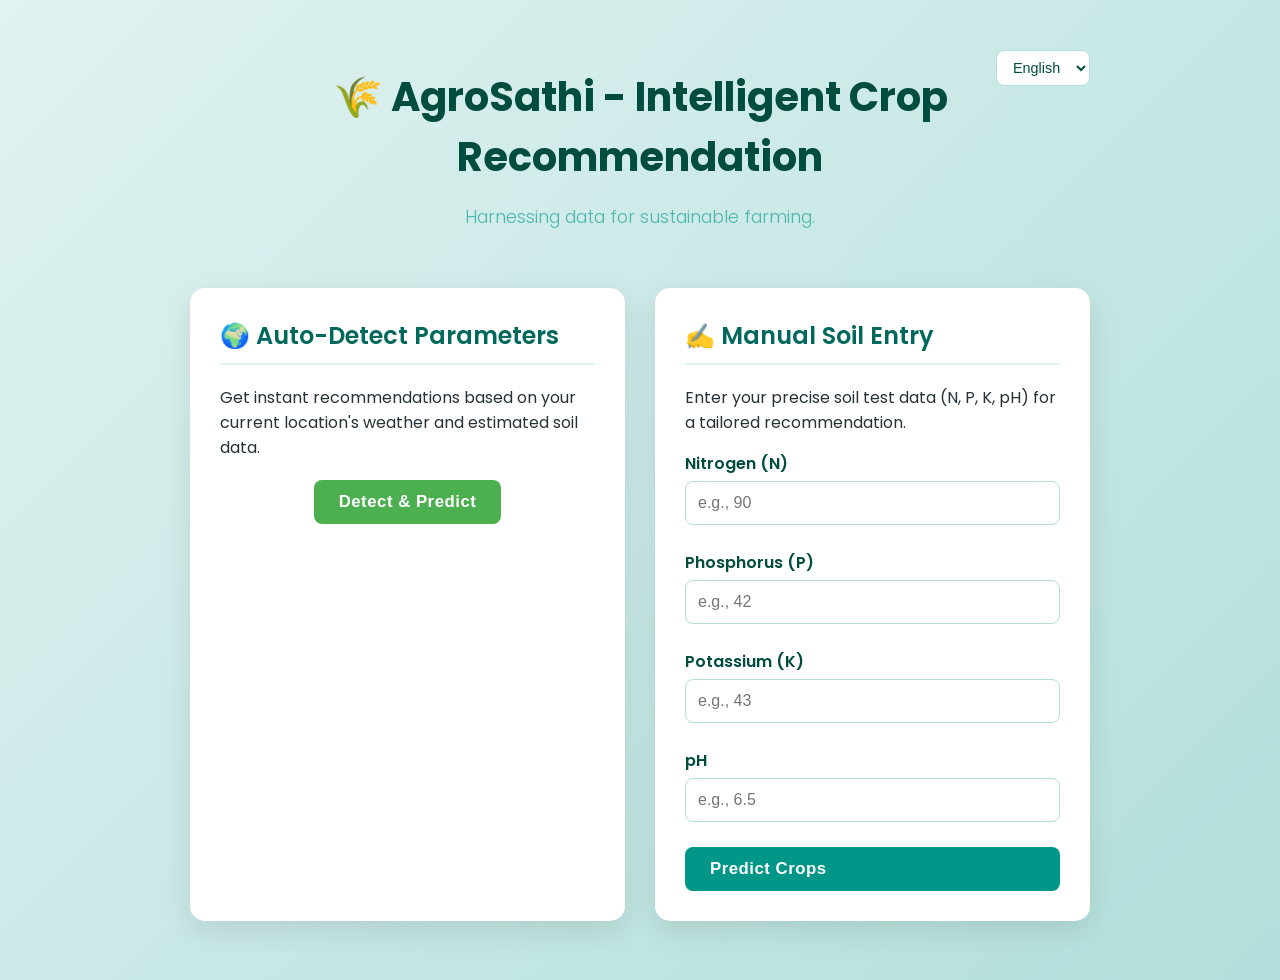
<file: index.html>
<!DOCTYPE html>
<html lang="en">
<head>
    <meta charset="UTF-8">
    <meta name="viewport" content="width=device-width, initial-scale=1.0">
    <title>AgroSathi - Crop Recommendation</title>
    <!-- Google Font for a modern look -->
    <link href="https://fonts.googleapis.com/css2?family=Poppins:wght@300;400;600;700&display=swap" rel="stylesheet">
    
    <style>
        /* --- CSS STYLES --- */
        
        /* --- Global Styles and Typography --- */
        body {
            font-family: 'Poppins', sans-serif;
            margin: 0;
            padding: 40px 20px;
            background: linear-gradient(135deg, #e0f2f1 0%, #b2dfdb 100%); /* Soft Gradient Background */
            color: #263238;
            min-height: 100vh;
            display: flex;
            flex-direction: column;
            align-items: center;
        }

        header {
            text-align: center;
            margin-bottom: 40px;
            width: 100%;
            max-width: 900px;
            position: relative;
        }

        h1 {
            color: #004d40; /* Dark Teal */
            font-weight: 700;
            font-size: 2.5em;
            margin-bottom: 5px;
        }

        h2 {
            color: #00695c;
            border-bottom: 2px solid #e0f2f1;
            padding-bottom: 10px;
            margin-top: 0;
            font-weight: 600;
        }

        .tagline {
            font-weight: 300;
            color: #4db6ac;
            font-size: 1.1em;
        }
        
        /* Language Selector */
        .language-selector {
            position: absolute;
            top: 10px;
            right: 0;
            padding: 8px 12px;
            border: 1px solid #b2dfdb;
            border-radius: 8px;
            background: #ffffff;
            font-size: 0.9em;
            color: #004d40;
            cursor: pointer;
        }

        /* --- Layout and Structure --- */
        .container {
            display: grid;
            grid-template-columns: 1fr; /* Single column for mobile */
            gap: 30px;
            max-width: 900px;
            width: 100%;
        }

        @media (min-width: 768px) {
            .container {
                grid-template-columns: 1fr 1fr; /* Two columns on larger screens */
            }
        }

        .card {
            background: #ffffff;
            padding: 30px;
            border-radius: 15px;
            box-shadow: 0 10px 30px rgba(0, 0, 0, 0.1);
            /* Apply transition to all properties for smooth changes */
            transition: transform 0.3s ease, box-shadow 0.3s ease;
        }

        .card:hover {
            transform: translateY(-5px); /* Subtle lift on hover */
            box-shadow: 0 15px 40px rgba(0, 0, 0, 0.15);
        }

        /* --- Form and Input Styling --- */
        #manual-form {
            display: flex;
            flex-direction: column;
            gap: 15px;
        }

        .input-group {
            display: flex;
            flex-direction: column;
            margin-bottom: 10px;
        }

        .input-group label {
            font-weight: 600;
            margin-bottom: 5px;
            color: #004d40;
        }

        .input-group input {
            padding: 12px;
            border: 1px solid #b2dfdb;
            border-radius: 8px;
            font-size: 1em;
            transition: border-color 0.3s ease, box-shadow 0.3s ease;
        }

        .input-group input:focus {
            border-color: #009688;
            outline: none;
            box-shadow: 0 0 5px rgba(0, 150, 136, 0.5);
        }

        /* --- Button Styles with Transition --- */
        .primary-btn, .secondary-btn {
            padding: 12px 25px;
            border: none;
            border-radius: 8px;
            cursor: pointer;
            font-weight: 600;
            font-size: 1.05em;
            letter-spacing: 0.5px;
            transition: background-color 0.3s ease, transform 0.15s ease;
            display: inline-flex;
            align-items: center;
            gap: 8px;
        }

        .primary-btn {
            background-color: #4caf50; /* Green */
            color: #fff;
        }

        .primary-btn:hover {
            background-color: #388e3c;
            transform: translateY(-2px);
        }

        .secondary-btn {
            background-color: #009688; /* Teal */
            color: #fff;
        }

        .secondary-btn:hover {
            background-color: #00796b;
            transform: translateY(-2px);
        }
        
        .gemini-btn {
            background-color: transparent;
            color: #00695c;
            border: 1px solid #00695c;
            padding: 6px 12px;
            font-size: 0.8em;
            font-weight: 600;
            border-radius: 20px;
            transition: background-color 0.3s, color 0.3s;
        }
        
        .gemini-btn:hover {
            background-color: #e0f2f1;
            color: #004d40;
        }

        .action-area {
            margin-top: 20px;
            text-align: center;
        }

        /* --- Result Box and Visibility (Smooth Transition) --- */
        .result-box {
            margin-top: 20px;
            padding: 20px;
            background: #e8f5e9; /* Very light green background */
            border-left: 5px solid #4caf50;
            border-radius: 8px;
            line-height: 1.6;
            opacity: 0;
            max-height: 0;
            overflow: hidden;
            transition: opacity 0.5s ease-in-out, max-height 0.5s ease-in-out, padding 0.5s ease;
        }

        .result-box.visible {
            opacity: 1;
            max-height: 500px; /* Large enough value to reveal content */
            padding: 20px;
        }

        .hidden {
            display: none; /* Initial state before result is ready */
        }

        /* --- Fade-In Entrance Animation --- */
        @keyframes fadeIn {
            from {
                opacity: 0;
                transform: translateY(20px);
            }
            to {
                opacity: 1;
                transform: translateY(0);
            }
        }

        .fade-in {
            opacity: 0;
            animation: fadeIn 0.6s ease-out forwards;
        }

        .delay-1 {
            animation-delay: 0.1s;
        }

        /* --- New CSS for Loading Animation --- */
        .loader {
            border: 4px solid rgba(0, 0, 0, 0.1);
            border-left-color: #4caf50;
            border-radius: 50%;
            width: 24px;
            height: 24px;
            animation: spin 1s linear infinite;
            display: inline-block;
            vertical-align: middle;
            margin-right: 10px;
        }

        @keyframes spin {
            0% { transform: rotate(0deg); }
            100% { transform: rotate(360deg); }
        }

        /* --- New CSS for Staggered Crop List --- */
        .crop-list {
            display: flex;
            flex-wrap: wrap;
            gap: 10px;
            list-style: none;
            padding: 0;
            margin: 0;
        }

        .crop-item {
            background-color: #b2dfdb;
            color: #004d40;
            padding: 8px 15px;
            border-radius: 20px;
            font-weight: 600;
            opacity: 0;
            transform: translateY(10px);
            animation: fadeInUp 0.5s ease-out forwards;
            display: flex;
            align-items: center;
            gap: 10px;
        }

        .crop-item button {
            cursor: pointer;
        }

        @keyframes fadeInUp {
            to {
                opacity: 1;
                transform: translateY(0);
            }
        }
        
        /* New styling for Gemini result box */
        #gemini-result {
            margin-top: 30px;
            background: #ffffff;
            border-left: 5px solid #009688;
            border-radius: 8px;
            padding: 20px;
            box-shadow: 0 5px 15px rgba(0, 0, 0, 0.05);
            line-height: 1.6;
            white-space: pre-wrap; /* Preserve whitespace and line breaks for markdown */
        }
        
        #gemini-result h4 {
            color: #00695c;
            margin-top: 0;
            margin-bottom: 10px;
        }
        
        #gemini-result p {
            margin: 0 0 1em;
        }
        
        #gemini-result ul, #gemini-result ol {
            padding-left: 20px;
        }
        
        #gemini-result li {
            margin-bottom: 0.5em;
        }

    </style>
</head>
<body>
    <header>
        <select id="language-selector" class="language-selector">
            <option value="en">English</option>
            <option value="hi">हिंदी</option>
            <option value="bn">বাংলা</option>
        </select>
        <h1 data-translate="headerTitle">🌾 AgroSathi - Intelligent Crop Recommendation</h1>
        <p class="tagline" data-translate="headerTagline">Harnessing data for sustainable farming.</p>
    </header>

    <main class="container">
        <!-- Section: Auto Detect -->
        <section id="auto-section" class="card fade-in">
            <h2 data-translate="autoDetectHeading">🌍 Auto-Detect Parameters</h2>
            <p data-translate="autoDetectText">Get instant recommendations based on your current location's weather and estimated soil data.</p>
            <div class="action-area">
                <button id="auto-btn" class="primary-btn" data-translate="autoDetectBtn">
                    Detect & Predict <span class="icon">🚀</span>
                </button>
            </div>
            <div id="auto-result" class="result-box hidden"></div>
        </section>

        <!-- Section: Manual Entry -->
        <section id="manual-section" class="card fade-in delay-1">
            <h2 data-translate="manualEntryHeading">✍️ Manual Soil Entry</h2>
            <p data-translate="manualEntryText">Enter your precise soil test data (N, P, K, pH) for a tailored recommendation.</p>
            <form id="manual-form">
                <div class="input-group">
                    <label for="N" data-translate="labelN">Nitrogen (N)</label>
                    <input type="number" id="N" required data-placeholder="placeholderN">
                </div>
                <div class="input-group">
                    <label for="P" data-translate="labelP">Phosphorus (P)</label>
                    <input type="number" id="P" required data-placeholder="placeholderP">
                </div>
                <div class="input-group">
                    <label for="K" data-translate="labelK">Potassium (K)</label>
                    <input type="number" id="K" required data-placeholder="placeholderK">
                </div>
                <div class="input-group">
                    <label for="ph" data-translate="labelPh">pH</label>
                    <input type="number" step="0.1" id="ph" required data-placeholder="placeholderPh">
                </div>
                <button type="submit" class="secondary-btn" data-translate="manualEntryBtn">
                    Predict Crops <span class="icon">🌱</span>
                </button>
            </form>
            <div id="manual-result" class="result-box hidden"></div>
        </section>
    </main>
    
    <!-- New Section for Gemini API Output -->
    <section id="gemini-output" class="card fade-in delay-2 hidden">
        <div id="gemini-result"></div>
    </section>

    <script>
        // --- JAVASCRIPT LOGIC ---
        
        document.addEventListener("DOMContentLoaded", () => {
            const API_BASE = "https://croppred-5r1r.onrender.com"; // Flask backend
            const autoBtn = document.getElementById("auto-btn");
            const autoResult = document.getElementById("auto-result");
            const manualForm = document.getElementById("manual-form");
            const manualResult = document.getElementById("manual-result");
            const geminiOutputSection = document.getElementById("gemini-output");
            const geminiResult = document.getElementById("gemini-result");
            const langSelector = document.getElementById("language-selector");
            const translations = {
                'en': {
                    headerTitle: '🌾 AgroSathi - Intelligent Crop Recommendation',
                    headerTagline: 'Harnessing data for sustainable farming.',
                    autoDetectHeading: '🌍 Auto-Detect Parameters',
                    autoDetectText: "Get instant recommendations based on your current location's weather and estimated soil data.",
                    autoDetectBtn: 'Detect & Predict',
                    manualEntryHeading: '✍️ Manual Soil Entry',
                    manualEntryText: 'Enter your precise soil test data (N, P, K, pH) for a tailored recommendation.',
                    labelN: 'Nitrogen (N)',
                    labelP: 'Phosphorus (P)',
                    labelK: 'Potassium (K)',
                    labelPh: 'pH',
                    placeholderN: 'e.g., 90',
                    placeholderP: 'e.g., 42',
                    placeholderK: 'e.g., 43',
                    placeholderPh: 'e.g., 6.5',
                    manualEntryBtn: 'Predict Crops',
                    loadingText: 'Predicting crops...',
                    recommendationHeading: '✅ Recommended Crops:',
                    inputParameters: 'Input Parameters:',
                    locationLabel: 'Location',
                    tempLabel: 'Temp',
                    humidityLabel: 'Humidity',
                    rainfallLabel: 'Rainfall',
                    soilData: 'Soil Data',
                    careGuideBtn: 'Get Care Guide ✨',
                    geminiLoading: 'Generating a care guide for',
                    geminiError: 'Failed to generate content. Please try again.',
                    geminiUnexpectedError: 'An unexpected error occurred:',
                    apiError: 'Could not connect to the server or retrieve data.',
                    manualApiError: 'Could not connect to the server or get prediction.'
                },
                'hi': {
                    headerTitle: '🌾 एग्रोसाथी - स्मार्ट फसल अनुशंसा',
                    headerTagline: 'टिकाऊ खेती के लिए डेटा का उपयोग।',
                    autoDetectHeading: '🌍 स्वचालित पैरामीटर',
                    autoDetectText: "अपने वर्तमान स्थान के मौसम और अनुमानित मिट्टी के डेटा के आधार पर तुरंत सिफारिशें प्राप्त करें।",
                    autoDetectBtn: 'पता लगाएं और भविष्यवाणी करें',
                    manualEntryHeading: '✍️ मैन्युअल मिट्टी प्रविष्टि',
                    manualEntryText: 'अनुकूलित अनुशंसा के लिए अपने सटीक मिट्टी परीक्षण डेटा (N, P, K, pH) दर्ज करें।',
                    labelN: 'नाइट्रोजन (N)',
                    labelP: 'फास्फोरस (P)',
                    labelK: 'पोटेशियम (K)',
                    labelPh: 'पीएच (pH)',
                    placeholderN: 'जैसे, 90',
                    placeholderP: 'जैसे, 42',
                    placeholderK: 'जैसे, 43',
                    placeholderPh: 'जैसे, 6.5',
                    manualEntryBtn: 'फसलों की भविष्यवाणी करें',
                    loadingText: 'फसलों की भविष्यवाणी हो रही है...',
                    recommendationHeading: '✅ अनुशंसित फसलें:',
                    inputParameters: 'इनपुट पैरामीटर्स:',
                    locationLabel: 'स्थान',
                    tempLabel: 'तापमान',
                    humidityLabel: 'नमी',
                    rainfallLabel: 'वर्षा',
                    soilData: 'मिट्टी डेटा',
                    careGuideBtn: 'देखभाल गाइड प्राप्त करें ✨',
                    geminiLoading: 'के लिए एक देखभाल गाइड तैयार कर रहा है',
                    geminiError: 'सामग्री उत्पन्न करने में विफल। कृपया पुन: प्रयास करें।',
                    geminiUnexpectedError: 'एक अप्रत्याशित त्रुटि हुई:',
                    apiError: 'सर्वर से कनेक्ट या डेटा प्राप्त नहीं कर सका।',
                    manualApiError: 'सर्वर से कनेक्ट या भविष्यवाणी प्राप्त नहीं कर सका।'
                },
                'bn': {
                    headerTitle: '🌾 অ্যাগ্রোসাথী - স্মার্ট শস্য সুপারিশ',
                    headerTagline: 'টেকসই কৃষির জন্য ডেটা ব্যবহার।',
                    autoDetectHeading: '🌍 স্বয়ংক্রিয় প্যারামিটার',
                    autoDetectText: "আপনার বর্তমান অবস্থান এবং মাটির ডেটার উপর ভিত্তি করে তাত্ক্ষণিক সুপারিশ পান।",
                    autoDetectBtn: 'সনাক্ত ও ভবিষ্যদ্বাণী করুন',
                    manualEntryHeading: '✍️ ম্যানুয়াল মাটি প্রবেশ',
                    manualEntryText: 'একটি উপযুক্ত সুপারিশের জন্য আপনার সঠিক মাটি পরীক্ষার ডেটা (N, P, K, pH) লিখুন।',
                    labelN: 'নাইট্রোজেন (N)',
                    labelP: 'ফসফরাস (P)',
                    labelK: 'পটাশিয়াম (K)',
                    labelPh: 'পিএইচ (pH)',
                    placeholderN: 'যেমন, ৯০',
                    placeholderP: 'যেমন, ৪২',
                    placeholderK: 'যেমন, ৪৩',
                    placeholderPh: 'যেমন, ৬.৫',
                    manualEntryBtn: 'শস্যের ভবিষ্যদ্বাণী করুন',
                    loadingText: 'শস্যের ভবিষ্যদ্বাণী হচ্ছে...',
                    recommendationHeading: '✅ প্রস্তাবিত শস্য:',
                    inputParameters: 'ইনপুট প্যারামিটার:',
                    locationLabel: 'অবস্থান',
                    tempLabel: 'তাপমাত্রা',
                    humidityLabel: 'আর্দ্রতা',
                    rainfallLabel: 'বৃষ্টিপাত',
                    soilData: 'মাটির ডেটা',
                    careGuideBtn: 'যত্ন নির্দেশিকা পান ✨',
                    geminiLoading: 'এর জন্য একটি যত্ন নির্দেশিকা তৈরি করা হচ্ছে',
                    geminiError: 'বিষয়বস্তু তৈরি করতে ব্যর্থ হয়েছে। আবার চেষ্টা করুন।',
                    geminiUnexpectedError: 'একটি অপ্রত্যাশিত ত্রুটি ঘটেছে:',
                    apiError: 'সার্ভারের সাথে সংযোগ বা ডেটা পুনরুদ্ধার করা যায়নি।',
                    manualApiError: 'সার্ভারের সাথে সংযোগ বা ভবিষ্যদ্বাণী করা যায়নি।'
                }
            };
            
            let currentLang = localStorage.getItem('agroSathiLang') || 'en';
            langSelector.value = currentLang;

            function setLanguage(lang) {
                const elements = document.querySelectorAll('[data-translate]');
                elements.forEach(el => {
                    const key = el.getAttribute('data-translate');
                    if (translations[lang] && translations[lang][key]) {
                        el.textContent = translations[lang][key];
                    }
                });
                
                const inputs = document.querySelectorAll('input[data-placeholder]');
                inputs.forEach(input => {
                    const key = input.getAttribute('data-placeholder');
                    if (translations[lang] && translations[lang][key]) {
                        input.placeholder = translations[lang][key];
                    }
                });
                localStorage.setItem('agroSathiLang', lang);
                currentLang = lang;
            }
            
            // Initial language setting
            setLanguage(currentLang);
            langSelector.addEventListener('change', (event) => {
                setLanguage(event.target.value);
            });

            // Function to handle the smooth display of results
            function showResult(element, content) {
                element.classList.remove('hidden');
                element.innerHTML = content;
                setTimeout(() => {
                    element.classList.add('visible');
                }, 10);
            }

            // Function to hide the result box smoothly
            function hideResult(element) {
                element.classList.remove('visible');
                setTimeout(() => {
                    element.classList.add('hidden');
                    element.innerHTML = '';
                }, 500);
            }
            
            // Function to start the loading animation
            function startLoadingAnimation(element) {
                hideResult(element);
                const loadingHtml = `<div class="loader"></div><p style="display:inline-block; margin:0;">${translations[currentLang].loadingText}</p>`;
                showResult(element, loadingHtml);
            }

            // Function to build and show the staggered crop list
            function buildAndShowCrops(element, data) {
                const cropsListContainer = document.createElement('div');
                cropsListContainer.className = 'crop-list';
                
                data.crops.forEach((crop, index) => {
                    const cropItem = document.createElement('span');
                    cropItem.className = 'crop-item';
                    
                    const cropName = document.createElement('span');
                    cropName.textContent = crop;
                    cropItem.appendChild(cropName);
                    
                    const geminiBtn = document.createElement('button');
                    geminiBtn.className = 'gemini-btn';
                    geminiBtn.textContent = translations[currentLang].careGuideBtn;
                    geminiBtn.setAttribute('data-crop', crop);
                    geminiBtn.addEventListener('click', handleGeminiCall);
                    cropItem.appendChild(geminiBtn);

                    cropItem.style.animationDelay = `${index * 0.1}s`;
                    cropsListContainer.appendChild(cropItem);
                });

                const contentHtml = `
                    <p><strong>${translations[currentLang].inputParameters}</strong></p>
                    <p>📍 ${translations[currentLang].locationLabel}: ${data.city || 'N/A'} &nbsp;|&nbsp; 🌡 ${translations[currentLang].tempLabel}: ${data.temperature || 'N/A'}°C<br>
                    💧 ${translations[currentLang].humidityLabel}: ${data.humidity || 'N/A'}% &nbsp;|&nbsp; 🌧 ${translations[currentLang].rainfallLabel}: ${data.rainfall || 'N/A'}mm</p>
                    <p>🌱 ${translations[currentLang].soilData}: N:${data.N || 'N/A'}, P:${data.P || 'N/A'}, K:${data.K || 'N/A'}, pH:${data.ph || 'N/A'}</p>
                    <hr style="border-top: 1px dashed #4caf50;">
                    <h3>${translations[currentLang].recommendationHeading}</h3>
                `;

                showResult(element, contentHtml);
                setTimeout(() => {
                  element.querySelector('h3').insertAdjacentElement('afterend', cropsListContainer);
                }, 50);
            }

            // Function to call the Gemini API
           async function handleGeminiCall(event) {
    const cropName = event.target.getAttribute('data-crop');

    geminiOutputSection.classList.remove('hidden');
    geminiResult.innerHTML = "Loading...";

    try {
        const response = await fetch("http://127.0.0.1:5000/gemini", {
            method: "POST",
            headers: {
                "Content-Type": "application/json"
            },
            body: JSON.stringify({
                crop: cropName,
                lang: currentLang
            })
        });

        const data = await response.json();
        geminiResult.innerHTML = data.reply;

    } catch (err) {
        geminiResult.innerHTML = "Error loading guide";
    }
}

            // ---------- Auto Detect ----------
            async function autoDetect() {
                startLoadingAnimation(autoResult);

                try {
                    const res = await fetch(`${API_BASE}/predict/auto`);
                    if (!res.ok) throw new Error("Backend error: " + res.status);
                    const data = await res.json();
                    
                    // Call the new function to handle the list animation
                    buildAndShowCrops(autoResult, data);

                } catch (err) {
                    showResult(autoResult, `<p style="color:#d32f2f;">❌ **Error:** ${translations[currentLang].apiError} (${err.message})</p>`);
                }
            }

            autoBtn.addEventListener("click", autoDetect);

            // ---------- Manual Entry ----------
            manualForm.addEventListener("submit", async (e) => {
                e.preventDefault();
                startLoadingAnimation(manualResult);

                const N = parseFloat(document.getElementById("N").value);
                const P = parseFloat(document.getElementById("P").value);
                const K = parseFloat(document.getElementById("K").value);
                const ph = parseFloat(document.getElementById("ph").value);

                try {
                    const res = await fetch(`${API_BASE}/predict/manual`, {
                        method: "POST",
                        headers: { "Content-Type": "application/json" },
                        body: JSON.stringify({ N, P, K, ph }),
                    });

                    if (!res.ok) throw new Error("Backend error: " + res.status);
                    const data = await res.json();
                    
                    // Manually build content for manual entry
                    const contentHtml = `
                        <p><strong>${translations[currentLang].inputParameters}</strong></p>
                        <p>N: <b>${N}</b>, P: <b>${P}</b>, K: <b>${K}</b>, pH: <b>${ph}</b></p>
                        <hr style="border-top: 1px dashed #009688;">
                        <h3>${translations[currentLang].recommendationHeading}</h3>
                    `;
                    showResult(manualResult, contentHtml);

                    // Then, build and show the staggered crop list
                    const cropsListContainer = document.createElement('div');
                    cropsListContainer.className = 'crop-list';
                    
                    data.crops.forEach((crop, index) => {
                        const cropItem = document.createElement('span');
                        cropItem.className = 'crop-item';
                        
                        const cropName = document.createElement('span');
                        cropName.textContent = crop;
                        cropItem.appendChild(cropName);
                        
                        const geminiBtn = document.createElement('button');
                        geminiBtn.className = 'gemini-btn';
                        geminiBtn.textContent = translations[currentLang].careGuideBtn;
                        geminiBtn.setAttribute('data-crop', crop);
                        geminiBtn.addEventListener('click', handleGeminiCall);
                        cropItem.appendChild(geminiBtn);
                        
                        cropItem.style.animationDelay = `${index * 0.1}s`;
                        cropsListContainer.appendChild(cropItem);
                    });

                    setTimeout(() => {
                      manualResult.querySelector('h3').insertAdjacentElement('afterend', cropsListContainer);
                    }, 50);

                } catch (err) {
                    showResult(manualResult, `<p style="color:#d32f2f;">❌ **Error:** ${translations[currentLang].manualApiError} (${err.message})</p>`);
                }
            });
        });
    </script>
</body>
</html>
</file>
